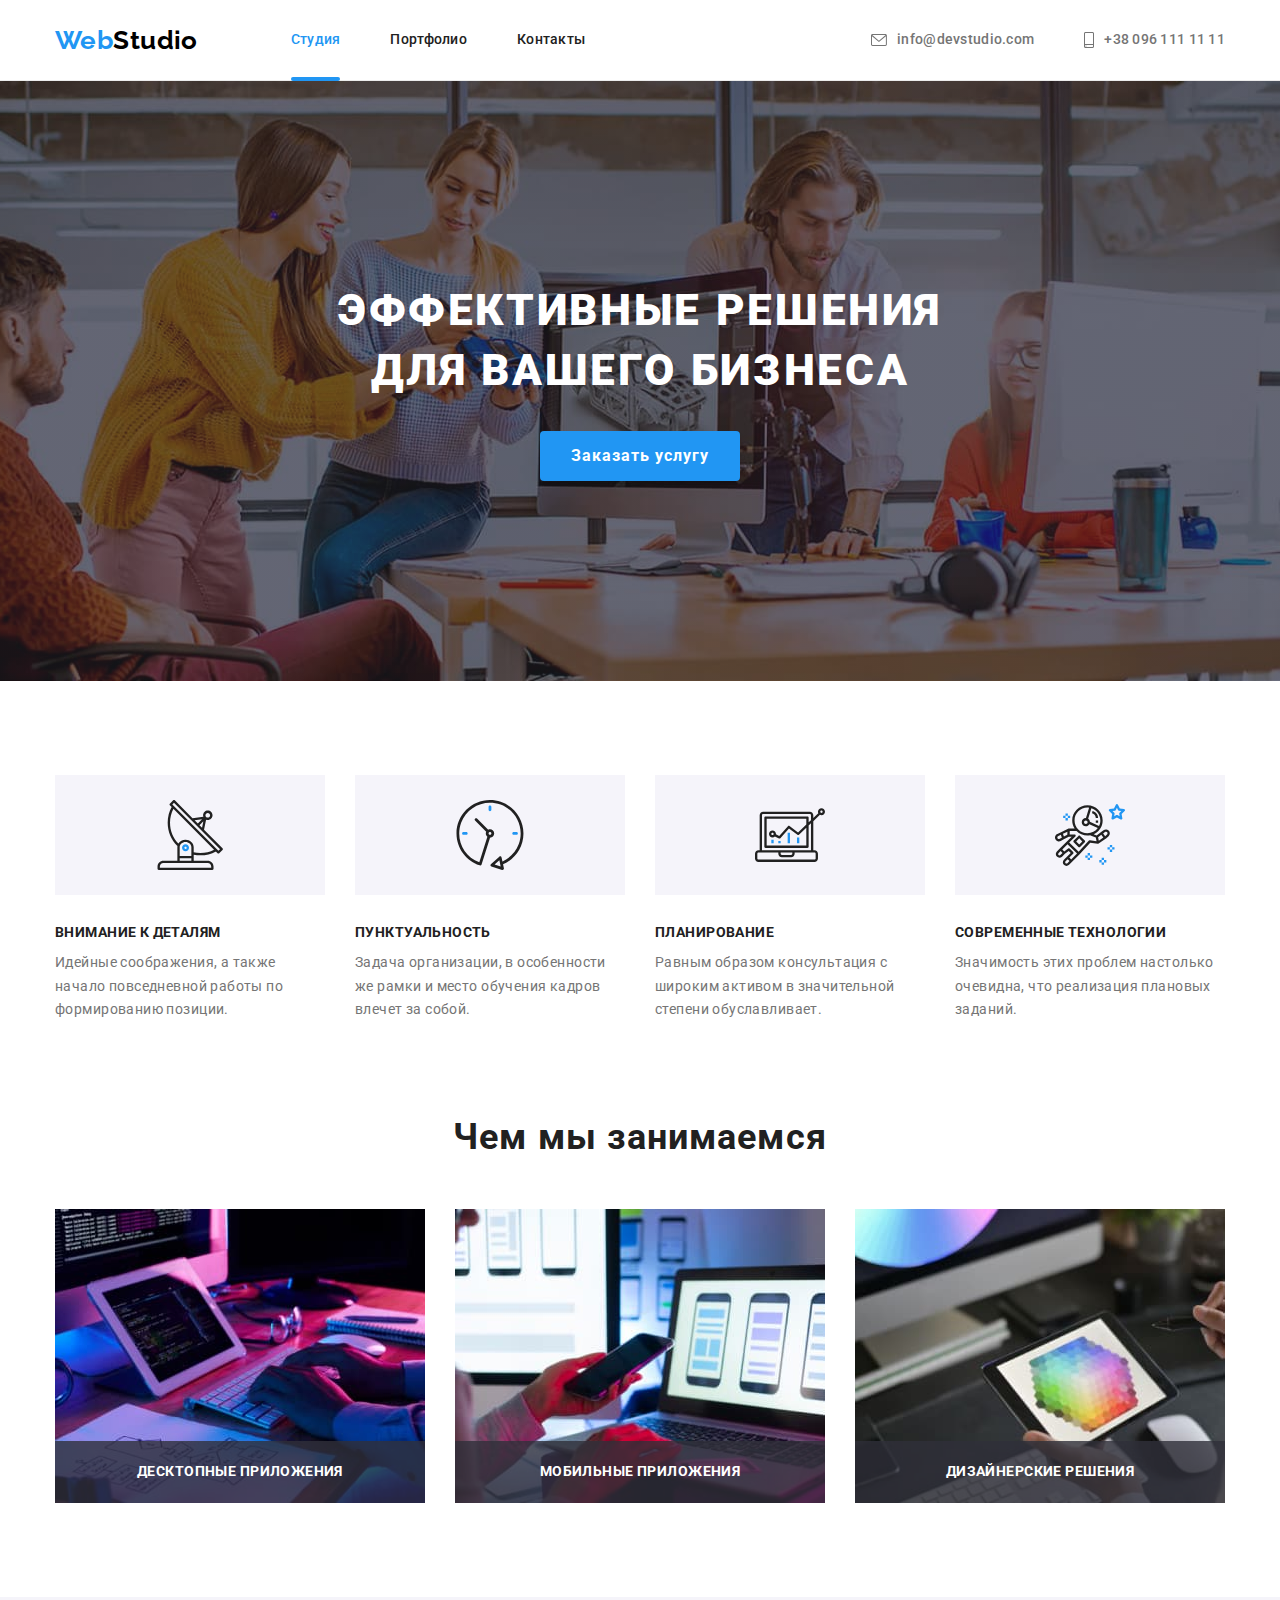
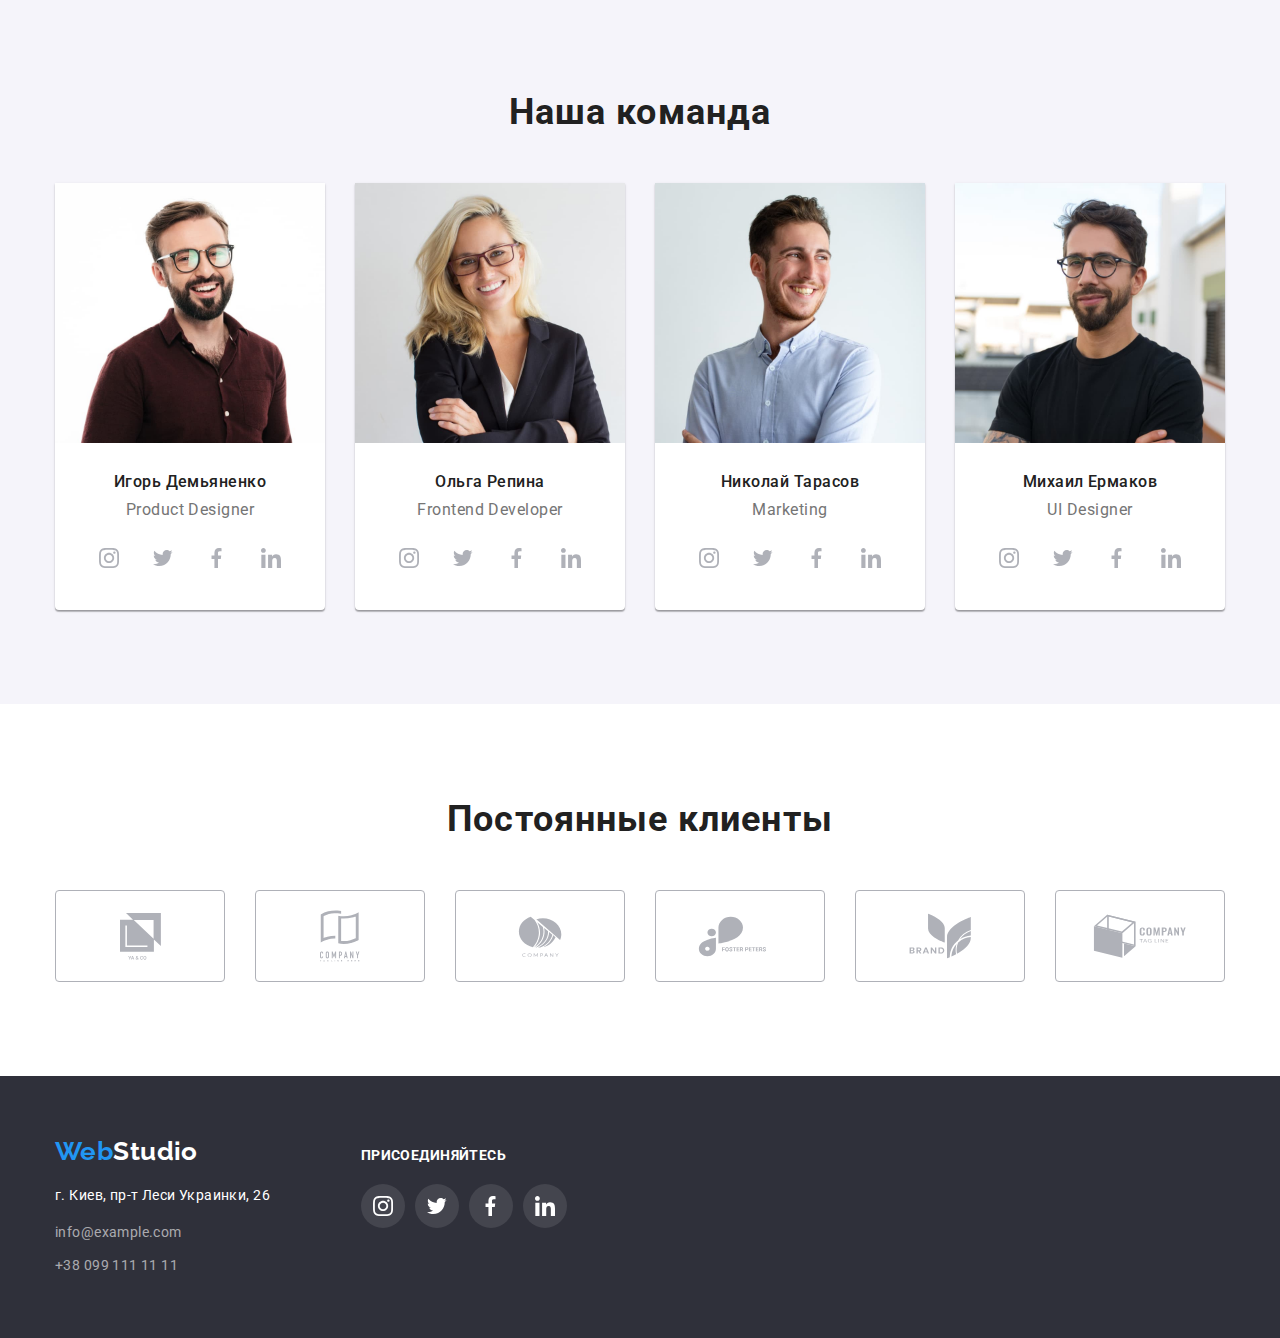
<file: index.html>
<!DOCTYPE html>
<html lang="ru">
  <head>
    <meta charset="UTF-8" />
    <meta http-equiv="X-UA-Compatible" content="IE=edge" />
    <meta name="viewport" content="width=device-width, initial-scale=1.0" />
    <title>Главная</title>
    <link
      rel="stylesheet"
      href="https://cdnjs.cloudflare.com/ajax/libs/modern-normalize/1.0.0/modern-normalize.min.css"
    />

    <link rel="preconnect" href="https://fonts.googleapis.com" />
    <link rel="preconnect" href="https://fonts.gstatic.com" crossorigin />
    <link
      href="https://fonts.googleapis.com/css2?family=Raleway:wght@700&family=Roboto:wght@400;500;700;900&display=swap"
      rel="stylesheet"
    />

    <link rel="stylesheet" href="./css/styles.css" />
  </head>
  <body>
    <!-- Top-Line -->

    <header class="header">
      <div class="container">
        <nav class="header-nav">
          <a class="logo" href="./index.html"><span class="accent">Web</span>Studio</a>

          <ul class="header-nav-list">
            <li class="header-nav-item">
              <a class="header-nav-link current" href="./index.html">Студия</a>
            </li>
            <li class="header-nav-item">
              <a class="header-nav-link" href="./portfolio.html">Портфолио</a>
            </li>
            <li class="header-nav-item">
              <a class="header-nav-link" href="#">Контакты</a>
            </li>
          </ul>
        </nav>

        <ul class="contacts-list">
          <li class="contacts-item">
            <a class="contacts-link" href="mailto:info@devstudio.com">
              <svg class="contacts-icon" width="16" height="12">
                <use href="./images/symbol-defs.svg#icon-mail"></use>
              </svg>

              info@devstudio.com</a
            >
          </li>

          <li class="contacts-item">
            <a class="contacts-link" href="tel:+380961111111">
              <svg class="contacts-icon" width="10" height="16">
                <use href="./images/symbol-defs.svg#icon-smartphone"></use>
              </svg>

              +38 096 111 11 11</a
            >
          </li>
        </ul>
      </div>
    </header>

    <main>
      <!-- Hero-Blok -->
      <section class="section hero">
        <div class="container">
          <h1 class="hero-title">Эффективные решения для вашего бизнеса</h1>
          <button class="hero-button" data-modal-open>Заказать услугу</button>
        </div>
      </section>

      <!-- Benefits-Blok -->
      <section class="section benefits">
        <div class="container">
          <h2 class="visually-hidden">Наши преимущества</h2>
          <ul class="benefits-list">
            <li class="benefits-block">
              <div class="benefits-icon-background">
                <svg class="benefits-icon-group" width="70" height="70">
                  <use href="./images/symbol-defs.svg#icon-group"></use>
                </svg>
              </div>
              <h3 class="benefits-subtitle">Внимание к деталям</h3>
              <p class="benefits-paragraph">
                Идейные соображения, а также начало повседневной работы по формированию позиции.
              </p>
            </li>
            <li class="benefits-block">
              <div class="benefits-icon-background">
                <svg class="benefits-icon-clock" width="70" height="70">
                  <use href="./images/symbol-defs.svg#icon-clock"></use>
                </svg>
              </div>
              <h3 class="benefits-subtitle">Пунктуальность</h3>
              <p class="benefits-paragraph">
                Задача организации, в особенности же рамки и место обучения кадров влечет за собой.
              </p>
            </li>
            <li class="benefits-block">
              <div class="benefits-icon-background">
                <svg class="benefits-icon-computer" width="70" height="70">
                  <use href="./images/symbol-defs.svg#icon-diagram"></use>
                </svg>
              </div>
              <h3 class="benefits-subtitle">Планирование</h3>
              <p class="benefits-paragraph">
                Равным образом консультация с широким активом в значительной степени обуславливает.
              </p>
            </li>
            <li class="benefits-block">
              <div class="benefits-icon-background">
                <svg class="benefits-icon-astronaut" width="70" height="70">
                  <use href="./images/symbol-defs.svg#icon-astronaut"></use>
                </svg>
              </div>
              <h3 class="benefits-subtitle">Современные технологии</h3>
              <p class="benefits-paragraph">
                Значимость этих проблем настолько очевидна, что реализация плановых заданий.
              </p>
            </li>
          </ul>
        </div>
      </section>

      <!-- Work-Blok -->
      <section class="section work">
        <div class="container">
          <h2 class="work-title">Чем мы занимаемся</h2>
          <ul class="work-list">
            <li class="work-img">
              <img
                src="./images/index-photo/img.jpg"
                alt="мы делаем сайты"
                width="370"
                height="294"
              />
              <div class="work-description">
                <h3 class="work-description-title">Десктопные приложения</h3>
              </div>
            </li>
            <li class="work-img">
              <img
                src="./images/index-photo/box_2.jpg"
                alt="мы разрабатываем приложения"
                width="370"
                height="294"
              />
              <div class="work-description">
                <h3 class="work-description-title">Мобильные приложения</h3>
              </div>
            </li>
            <li class="work-img">
              <img
                src="./images/index-photo/box_3.jpg"
                alt="мы создаем дизайн"
                width="370"
                height="294"
              />
              <div class="work-description">
                <h3 class="work-description-title">Дизайнерские решения</h3>
              </div>
            </li>
          </ul>
        </div>
      </section>

      <!-- Team-Blok -->
      <section class="section team">
        <div class="container">
          <h2 class="team-title">Наша команда</h2>
          <ul class="team-item">
            <li class="team-list">
              <img
                src="./images/index-photo/img_01.jpg"
                alt="Игорь Демьяненко"
                width="270"
                height="260"
              />
              <div class="team-wrapper">
                <h3 class="team-name">Игорь Демьяненко</h3>
                <p class="team-job">Product Designer</p>

                <ul class="team-social-list">
                  <li class="team-social-item">
                    <a class="team-social-link" href="#">
                      <svg class="team-social-icon" width="20" height="20">
                        <use href="./images/symbol-defs.svg#icon-sn-instagram"></use>
                      </svg>
                    </a>
                  </li>

                  <li class="team-social-item">
                    <a class="team-social-link" href="#">
                      <svg class="team-social-icon" width="20" height="20">
                        <use href="./images/symbol-defs.svg#icon-sn-twitter"></use>
                      </svg>
                    </a>
                  </li>

                  <li class="team-social-item">
                    <a class="team-social-link" href="#">
                      <svg class="team-social-icon" width="20" height="20">
                        <use href="./images/symbol-defs.svg#icon-sn-facebook"></use>
                      </svg>
                    </a>
                  </li>

                  <li class="team-social-item">
                    <a class="team-social-link" href="#">
                      <svg class="team-social-icon" width="20" height="20">
                        <use href="./images/symbol-defs.svg#icon-sn-linkedin"></use>
                      </svg>
                    </a>
                  </li>
                </ul>
              </div>
            </li>
            <li class="team-list">
              <img
                src="./images/index-photo/img_02.jpg"
                alt="Ольга Репина"
                width="270"
                height="260"
              />
              <div class="team-wrapper">
                <h3 class="team-name">Ольга Репина</h3>
                <p class="team-job">Frontend Developer</p>

                <ul class="team-social-list">
                  <li class="team-social-item">
                    <a class="team-social-link" href="#">
                      <svg class="team-social-icon" width="20" height="20">
                        <use href="./images/symbol-defs.svg#icon-sn-instagram"></use>
                      </svg>
                    </a>
                  </li>

                  <li class="team-social-item">
                    <a class="team-social-link" href="#">
                      <svg class="team-social-icon" width="20" height="20">
                        <use href="./images/symbol-defs.svg#icon-sn-twitter"></use>
                      </svg>
                    </a>
                  </li>

                  <li class="team-social-item">
                    <a class="team-social-link" href="#">
                      <svg class="team-social-icon" width="20" height="20">
                        <use href="./images/symbol-defs.svg#icon-sn-facebook"></use>
                      </svg>
                    </a>
                  </li>

                  <li class="team-social-item">
                    <a class="team-social-link" href="#">
                      <svg class="team-social-icon" width="20" height="20">
                        <use href="./images/symbol-defs.svg#icon-sn-linkedin"></use>
                      </svg>
                    </a>
                  </li>
                </ul>
              </div>
            </li>
            <li class="team-list">
              <img
                src="./images/index-photo/img_03.jpg"
                alt="Николай Тарасов"
                width="270"
                height="260"
              />
              <div class="team-wrapper">
                <h3 class="team-name">Николай Тарасов</h3>
                <p class="team-job">Marketing</p>
                <ul class="team-social-list">
                  <li class="team-social-item">
                    <a class="team-social-link" href="#">
                      <svg class="team-social-icon" width="20" height="20">
                        <use href="./images/symbol-defs.svg#icon-sn-instagram"></use>
                      </svg>
                    </a>
                  </li>

                  <li class="team-social-item">
                    <a class="team-social-link" href="#">
                      <svg class="team-social-icon" width="20" height="20">
                        <use href="./images/symbol-defs.svg#icon-sn-twitter"></use>
                      </svg>
                    </a>
                  </li>

                  <li class="team-social-item">
                    <a class="team-social-link" href="#">
                      <svg class="team-social-icon" width="20" height="20">
                        <use href="./images/symbol-defs.svg#icon-sn-facebook"></use>
                      </svg>
                    </a>
                  </li>

                  <li class="team-social-item">
                    <a class="team-social-link" href="#">
                      <svg class="team-social-icon" width="20" height="20">
                        <use href="./images/symbol-defs.svg#icon-sn-linkedin"></use>
                      </svg>
                    </a>
                  </li>
                </ul>
              </div>
            </li>
            <li class="team-list">
              <img
                src="./images/index-photo/img_04.jpg"
                alt="Михаил Ермаков"
                width="270"
                height="260"
              />
              <div class="team-wrapper">
                <h3 class="team-name">Михаил Ермаков</h3>
                <p class="team-job">UI Designer</p>
                <ul class="team-social-list">
                  <li class="team-social-item">
                    <a class="team-social-link" href="#">
                      <svg class="team-social-icon" width="20" height="20">
                        <use href="./images/symbol-defs.svg#icon-sn-instagram"></use>
                      </svg>
                    </a>
                  </li>

                  <li class="team-social-item">
                    <a class="team-social-link" href="#">
                      <svg class="team-social-icon" width="20" height="20">
                        <use href="./images/symbol-defs.svg#icon-sn-twitter"></use>
                      </svg>
                    </a>
                  </li>

                  <li class="team-social-item">
                    <a class="team-social-link" href="#">
                      <svg class="team-social-icon" width="20" height="20">
                        <use href="./images/symbol-defs.svg#icon-sn-facebook"></use>
                      </svg>
                    </a>
                  </li>

                  <li class="team-social-item">
                    <a class="team-social-link" href="#">
                      <svg class="team-social-icon" width="20" height="20">
                        <use href="./images/symbol-defs.svg#icon-sn-linkedin"></use>
                      </svg>
                    </a>
                  </li>
                </ul>
              </div>
            </li>
          </ul>
        </div>
      </section>

      <section class="section">
        <div class="container">
          <h2 class="clients-title">Постоянные клиенты</h2>

          <ul class="clients-list">
            <li class="clients-item">
              <a class="clients-item-link" href="#"
                ><svg class="clients-item-logo" width="41" height="47">
                  <use href="./images/symbol-defs.svg#icon-logo-01"></use></svg
              ></a>
            </li>
            <li class="clients-item">
              <a class="clients-item-link" href="#"
                ><svg class="clients-item-logo" width="40" height="52">
                  <use href="./images/symbol-defs.svg#icon-logo-02"></use></svg
              ></a>
            </li>
            <li class="clients-item">
              <a class="clients-item-link" href="#"
                ><svg class="clients-item-logo" width="44" height="41">
                  <use href="./images/symbol-defs.svg#icon-logo-03"></use></svg
              ></a>
            </li>
            <li class="clients-item">
              <a class="clients-item-link" href="#"
                ><svg class="clients-item-logo" width="85" height="41">
                  <use href="./images/symbol-defs.svg#icon-logo-04"></use></svg
              ></a>
            </li>
            <li class="clients-item">
              <a class="clients-item-link" href="#"
                ><svg class="clients-item-logo" width="63" height="46">
                  <use href="./images/symbol-defs.svg#icon-logo-05"></use></svg
              ></a>
            </li>
            <li class="clients-item">
              <a class="clients-item-link" href="#"
                ><svg class="clients-item-logo" width="94" height="44">
                  <use href="./images/symbol-defs.svg#icon-logo-06"></use></svg
              ></a>
            </li>
          </ul>
        </div>
      </section>
    </main>

    <!-- Footer-Blok -->
    <footer class="footer">
      <div class="container footer-container">
        <div class="footer-contacts-block">
          <a class="logo" href="./index.html"><span class="accent">Web</span>Studio</a>
          <address class="footer-address">г. Киев, пр-т Леси Украинки, 26</address>
          <ul class="footer-contacts-list">
            <li class="footer-contacts-item">
              <a class="footer-contacts-link" href="mailto:info@example.com">info@example.com</a>
            </li>
            <li class="footer-contacts-item">
              <a class="footer-contacts-link" href="tel:+380991111111">+38 099 111 11 11</a>
            </li>
          </ul>
        </div>

        <div>
          <h2 class="footer-social-action">присоединяйтесь</h2>
          <ul class="footer-social-list">
            <li class="footer-social-item">
              <a class="footer-social-link" href="#">
                <svg class="footer-social-icon" width="20" height="20">
                  <use href="./images/symbol-defs.svg#icon-sn-instagram"></use>
                </svg>
              </a>
            </li>

            <li class="footer-social-item">
              <a class="footer-social-link" href="#">
                <svg class="footer-social-icon" width="20" height="20">
                  <use href="./images/symbol-defs.svg#icon-sn-twitter"></use>
                </svg>
              </a>
            </li>

            <li class="footer-social-item">
              <a class="footer-social-link" href="#">
                <svg class="footer-social-icon" width="20" height="20">
                  <use href="./images/symbol-defs.svg#icon-sn-facebook"></use>
                </svg>
              </a>
            </li>

            <li class="footer-social-item">
              <a class="footer-social-link" href="#">
                <svg class="footer-social-icon" width="20" height="20">
                  <use href="./images/symbol-defs.svg#icon-sn-linkedin"></use>
                </svg>
              </a>
            </li>
          </ul>
        </div>
      </div>
    </footer>
    <div class="backdrop is-hidden" data-modal>
      <div class="modal modal-hidden">
        <button class="button-close-window" type="button" data-modal-close>
          <svg width="30" height="30">
            <use href="./images/modal-defs.svg#icon-close"></use>
          </svg>
        </button>
      </div>
    </div>

    <script src="./js/modal.js"></script>
  </body>
</html>
</file>
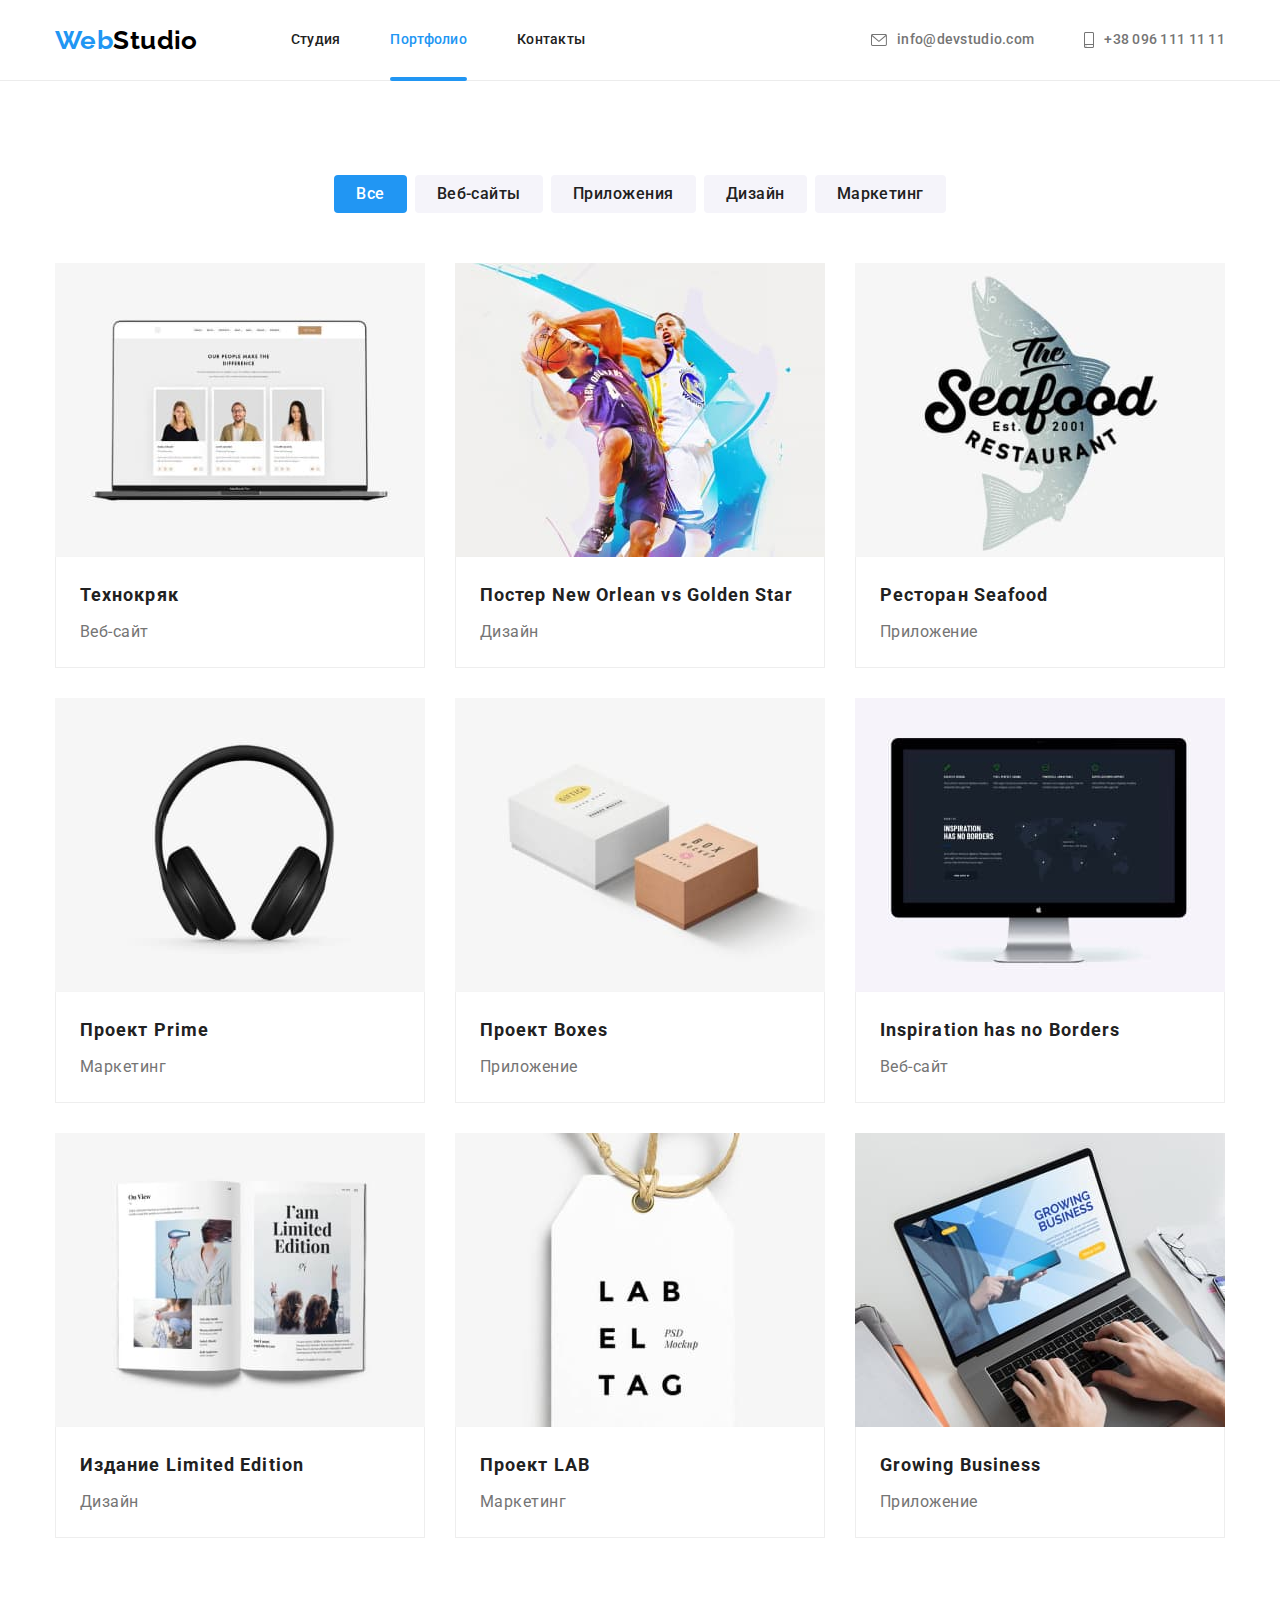
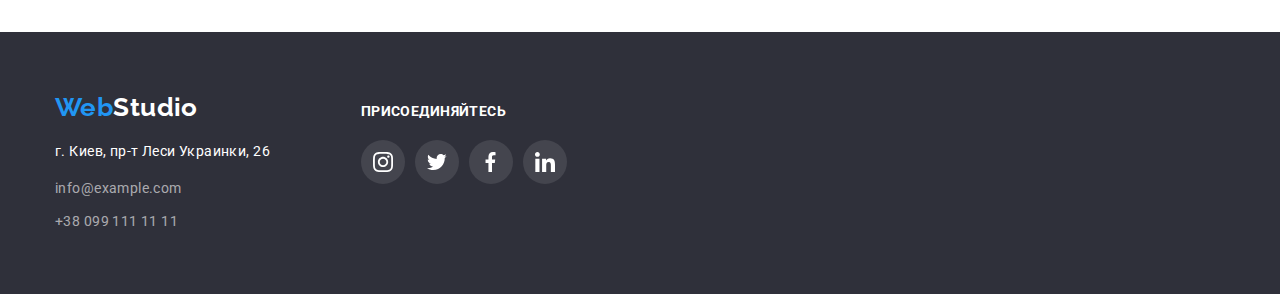
<file: portfolio.html>
<!DOCTYPE html>
<html lang="ru">
  <head>
    <meta charset="UTF-8" />
    <meta http-equiv="X-UA-Compatible" content="IE=edge" />
    <meta name="viewport" content="width=device-width, initial-scale=1.0" />
    <title>Портфолио</title>
    <link
      rel="stylesheet"
      href="https://cdnjs.cloudflare.com/ajax/libs/modern-normalize/1.0.0/modern-normalize.min.css"
    />
    <link rel="stylesheet" href="./css/styles.css" />
    <link rel="preconnect" href="https://fonts.googleapis.com" />
    <link rel="preconnect" href="https://fonts.gstatic.com" crossorigin />
    <link
      href="https://fonts.googleapis.com/css2?family=Raleway:wght@700&family=Roboto:wght@400;500;700;900&display=swap"
      rel="stylesheet"
    />
  </head>
  <body>
    <!-- Top-Line -->
    <header class="header">
      <div class="container">
        <nav class="header-nav">
          <a class="logo" href="./index.html"><span class="accent">Web</span>Studio</a>

          <ul class="header-nav-list">
            <li class="header-nav-item">
              <a class="header-nav-link" href="./index.html">Студия</a>
            </li>
            <li class="header-nav-item">
              <a class="header-nav-link current" href="./portfolio.html">Портфолио</a>
            </li>
            <li class="header-nav-item">
              <a class="header-nav-link" href="#">Контакты</a>
            </li>
          </ul>
        </nav>

        <ul class="contacts-list">
          <li class="contacts-item">
            <a class="contacts-link" href="mailto:info@devstudio.com">
              <svg class="contacts-icon" width="16" height="12">
                <use href="./images/symbol-defs.svg#icon-mail"></use>
              </svg>

              info@devstudio.com</a
            >
          </li>

          <li class="contacts-item">
            <a class="contacts-link" href="tel:+380961111111">
              <svg class="contacts-icon" width="10" height="16">
                <use href="./images/symbol-defs.svg#icon-smartphone"></use>
              </svg>

              +38 096 111 11 11</a
            >
          </li>
        </ul>
      </div>
    </header>

    <main>
      <section class="section portfolio">
        <div class="container">
          <h1 class="visually-hidden">Портфолио</h1>
          <ul class="button-box">
            <li class="button-list">
              <button class="button-item active" type="button">Все</button>
            </li>
            <li class="button-list">
              <button class="button-item" type="button">Веб-сайты</button>
            </li>
            <li class="button-list">
              <button class="button-item" type="button">Приложения</button>
            </li>
            <li class="button-list">
              <button class="button-item" type="button">Дизайн</button>
            </li>
            <li class="button-list">
              <button class="button-item" type="button">Маркетинг</button>
            </li>
          </ul>

          <ul class="portfolio-box">
            <li class="portfolio-block">
              <a class="portfolio-link" href="#">
                <div class="portfolio-img-wrapper">
                  <img
                    src="./images/portfolio-img/img-01.jpg"
                    alt="Веб-сайт"
                    width="370"
                    height="294"
                  />
                  <p class="portfolio-text-owerlay">
                    Ресурс предлагает комплексные предложения с разным уровнем функционала и
                    сервисов. Все это позволит посетителю получить исчерпывающие сведения о компании
                    или частном лице.
                  </p>
                </div>
                <div class="portfolio-frame">
                  <h3 class="portfolio-name">Технокряк</h3>
                  <p class="portfolio-subtitle">Веб-сайт</p>
                </div>
              </a>
            </li>

            <li class="portfolio-block">
              <a class="portfolio-link" href="#">
                <div class="portfolio-img-wrapper">
                  <img
                    src="./images/portfolio-img/img-02.jpg"
                    alt="Дизайн"
                    width="370"
                    height="294"
                  />
                  <p class="portfolio-text-owerlay">
                    Ресурс предлагает комплексные предложения с разным уровнем функционала и
                    сервисов. Все это позволит посетителю получить исчерпывающие сведения о компании
                    или частном лице.
                  </p>
                </div>
                <div class="portfolio-frame">
                  <h3 class="portfolio-name">Постер New Orlean vs Golden Star</h3>
                  <p class="portfolio-subtitle">Дизайн</p>
                </div>
              </a>
            </li>

            <li class="portfolio-block">
              <a class="portfolio-link" href="#">
                <div class="portfolio-img-wrapper">
                  <img
                    src="./images/portfolio-img/img-03.jpg"
                    alt="Приложение"
                    width="370"
                    height="294"
                  />
                  <p class="portfolio-text-owerlay">
                    Ресурс предлагает комплексные предложения с разным уровнем функционала и
                    сервисов. Все это позволит посетителю получить исчерпывающие сведения о компании
                    или частном лице.
                  </p>
                </div>
                <div class="portfolio-frame">
                  <h3 class="portfolio-name">Ресторан Seafood</h3>
                  <p class="portfolio-subtitle">Приложение</p>
                </div>
              </a>
            </li>
            <li class="portfolio-block">
              <a class="portfolio-link" href="#">
                <div class="portfolio-img-wrapper">
                  <img
                    src="./images/portfolio-img/img-04.jpg"
                    alt="Маркетинг"
                    width="370"
                    height="294"
                  />
                  <p class="portfolio-text-owerlay">
                    Ресурс предлагает комплексные предложения с разным уровнем функционала и
                    сервисов. Все это позволит посетителю получить исчерпывающие сведения о компании
                    или частном лице.
                  </p>
                </div>
                <div class="portfolio-frame">
                  <h3 class="portfolio-name">Проект Prime</h3>
                  <p class="portfolio-subtitle">Маркетинг</p>
                </div>
              </a>
            </li>
            <li class="portfolio-block">
              <a class="portfolio-link" href="#">
                <div class="portfolio-img-wrapper">
                  <img
                    src="./images/portfolio-img/img-05.jpg"
                    alt="Приложение"
                    width="370"
                    height="294"
                  />
                  <p class="portfolio-text-owerlay">
                    Ресурс предлагает комплексные предложения с разным уровнем функционала и
                    сервисов. Все это позволит посетителю получить исчерпывающие сведения о компании
                    или частном лице.
                  </p>
                </div>
                <div class="portfolio-frame">
                  <h3 class="portfolio-name">Проект Boxes</h3>
                  <p class="portfolio-subtitle">Приложение</p>
                </div>
              </a>
            </li>
            <li class="portfolio-block">
              <a class="portfolio-link" href="#">
                <div class="portfolio-img-wrapper">
                  <img
                    src="./images/portfolio-img/img-06.jpg"
                    alt="Веб-сайт"
                    width="370"
                    height="294"
                  />
                  <p class="portfolio-text-owerlay">
                    Ресурс предлагает комплексные предложения с разным уровнем функционала и
                    сервисов. Все это позволит посетителю получить исчерпывающие сведения о компании
                    или частном лице.
                  </p>
                </div>
                <div class="portfolio-frame">
                  <h3 class="portfolio-name">Inspiration has no Borders</h3>
                  <p class="portfolio-subtitle">Веб-сайт</p>
                </div>
              </a>
            </li>
            <li class="portfolio-block">
              <a class="portfolio-link" href="#">
                <div class="portfolio-img-wrapper">
                  <img
                    src="./images/portfolio-img/img-07.jpg"
                    alt="Дизайн"
                    width="370"
                    height="294"
                  />
                  <p class="portfolio-text-owerlay">
                    Ресурс предлагает комплексные предложения с разным уровнем функционала и
                    сервисов. Все это позволит посетителю получить исчерпывающие сведения о компании
                    или частном лице.
                  </p>
                </div>
                <div class="portfolio-frame">
                  <h3 class="portfolio-name">Издание Limited Edition</h3>
                  <p class="portfolio-subtitle">Дизайн</p>
                </div>
              </a>
            </li>
            <li class="portfolio-block">
              <a class="portfolio-link" href="#">
                <div class="portfolio-img-wrapper">
                  <img
                    src="./images/portfolio-img/img-08.jpg"
                    alt="Маркетинг"
                    width="370"
                    height="294"
                  />
                  <p class="portfolio-text-owerlay">
                    Ресурс предлагает комплексные предложения с разным уровнем функционала и
                    сервисов. Все это позволит посетителю получить исчерпывающие сведения о компании
                    или частном лице.
                  </p>
                </div>
                <div class="portfolio-frame">
                  <h3 class="portfolio-name">Проект LAB</h3>
                  <p class="portfolio-subtitle">Маркетинг</p>
                </div>
              </a>
            </li>
            <li class="portfolio-block">
              <a class="portfolio-link" href="#">
                <div class="portfolio-img-wrapper">
                  <img
                    src="./images/portfolio-img/img-09.jpg"
                    alt="Приложение"
                    width="370"
                    height="294"
                  />
                  <p class="portfolio-text-owerlay">
                    Ресурс предлагает комплексные предложения с разным уровнем функционала и
                    сервисов. Все это позволит посетителю получить исчерпывающие сведения о компании
                    или частном лице.
                  </p>
                </div>
                <div class="portfolio-frame">
                  <h3 class="portfolio-name">Growing Business</h3>
                  <p class="portfolio-subtitle">Приложение</p>
                </div>
              </a>
            </li>
          </ul>
        </div>
      </section>

      <!-- Section List Item  -->
    </main>

    <!-- Footer-Blok -->
    <footer class="footer">
      <div class="container footer-container">
        <div class="footer-contacts-block">
          <a class="logo" href="./index.html"><span class="accent">Web</span>Studio</a>
          <address class="footer-address">г. Киев, пр-т Леси Украинки, 26</address>
          <ul class="footer-contacts-list">
            <li class="footer-contacts-item">
              <a class="footer-contacts-link" href="mailto:info@example.com">info@example.com</a>
            </li>
            <li class="footer-contacts-item">
              <a class="footer-contacts-link" href="tel:+380991111111">+38 099 111 11 11</a>
            </li>
          </ul>
        </div>

        <div>
          <h2 class="footer-social-action">присоединяйтесь</h2>
          <ul class="footer-social-list">
            <li class="footer-social-item">
              <a class="footer-social-link" href="#">
                <svg class="footer-social-icon" width="20" height="20">
                  <use href="./images/symbol-defs.svg#icon-sn-instagram"></use>
                </svg>
              </a>
            </li>

            <li class="footer-social-item">
              <a class="footer-social-link" href="#">
                <svg class="footer-social-icon" width="20" height="20">
                  <use href="./images/symbol-defs.svg#icon-sn-twitter"></use>
                </svg>
              </a>
            </li>

            <li class="footer-social-item">
              <a class="footer-social-link" href="#">
                <svg class="footer-social-icon" width="20" height="20">
                  <use href="./images/symbol-defs.svg#icon-sn-facebook"></use>
                </svg>
              </a>
            </li>

            <li class="footer-social-item">
              <a class="footer-social-link" href="#">
                <svg class="footer-social-icon" width="20" height="20">
                  <use href="./images/symbol-defs.svg#icon-sn-linkedin"></use>
                </svg>
              </a>
            </li>
          </ul>
        </div>
      </div>
    </footer>
  </body>
</html>
</file>
<file: css/styles.css>
:root {
  --main-header-text-color: #212121;
  --main-p-text-color: #757575;
  --main-box-background-color: #2f303a;
  --aceent-color: #2196f3;
  --primary-white-color: #ffffff;
}

body {
  font-size: 14px;
  font-family: 'Roboto', sans-serif;
  color: var(--main-p-text-color);
  background-color: var(--primary-white-color);
  letter-spacing: 0.03em;
}

/* reset */

html {
  box-sizing: border-box;
}

*,
*::after,
*::before {
  box-sizing: inherit;
}

/* Стили для обнуления верхних отступов у элементов */
h1,
h2,
h3,
h4,
h5,
h6,
p {
  margin: 0;
}

/* Класс для обнуления базовых свойств у списков (ul) */
ul {
  list-style: none;
  padding-left: 0;
  margin: 0;
}

/* Класс для обнуления базовых свойств у ссылок */
a {
  text-decoration: none;
  color: inherit;
}

/* Свойства для корректного отображения картинок */
img {
  display: block;
  max-width: 100%;
  height: auto;
}

/* Свойства для обнуления курсива у address */

address {
  font-style: normal;
}

.visually-hidden {
  position: absolute;
  width: 1px;
  height: 1px;
  margin: -1px;
  border: 0;
  padding: 0;

  white-space: nowrap;
  clip-path: inset(100%);
  clip: rect(0 0 0 0);
  overflow: hidden;
}


/* utils */

.container {
  width: 1200px;
  padding-left: 15px;
  padding-right: 15px;
  margin: 0 auto;
  /* border: red 1px solid; */
}

.section {
  padding-top: 94px;
  padding-bottom: 94px;
}


/* header */
.header {
  border-bottom: 1px solid #ececec;
}

.logo {
  font-family: 'Raleway';
  font-weight: 700;
  font-size: 26px;
  line-height: 1.19;
  color: #000000;
  margin-right: 93px;
}

.header-nav-link,
.contacts-link {
  position: relative;
  display: inline-block;
  padding: 32px 0;
  font-weight: 500;
  line-height: 1.14;
  letter-spacing: 0.02em;
  color: var(--main-header-text-color);
  transition: color 250ms;
  transition-timing-function: cubic-bezier(0.4, 0, 0.2, 1);
}

.contacts-link {
  color: var(--main-p-text-color);
  display: flex;
  align-items: center;
}

.header-nav-link:hover,
.header-nav-link:focus,
.contacts-link:hover,
.contacts-link:focus,
.accent,
.current {
  color: var(--aceent-color);
}

.header .container {
  display: flex;
  align-items: center;
}

.header-nav {
  display: flex;
  align-items: center;
}

.header-nav-list {
  display: flex;
  align-items: center;
}

.contacts-list {
  display: flex;
  align-items: center;
}

.header-nav-item:not(:last-child) {
  margin-right: 50px;
}

.header-nav {
  margin-right: auto;
}

.contacts-item:not(:last-child) {
  margin-right: 50px;
}

.contacts-icon {
  margin-right: 10px;
  fill: currentColor;
}

.current:after {
  display: block;
  content: "";
  width: 100%;
  height: 4px;
  border-radius: 2px;
  background-color: var(--aceent-color);
  position: absolute;
  bottom: -1px;
}

/* INDEX PAGE */
.hero {
  padding-top: 200px;
  padding-bottom: 200px;
  max-width: 1600px;
  margin: 0 auto;
  background-image: linear-gradient(to right, rgba(47, 48, 58, 0.4), rgba(47, 48, 58, 0.4)),
    url(../images/index-photo/Img-hero.jpg);
  background-size: cover;
  background-repeat: no-repeat;
  background-position: center;
}

.hero-title {
  width: 696px;
  font-size: 44px;
  font-weight: 900;
  line-height: 1.36;
  letter-spacing: 0.06em;
  text-align: center;
  text-transform: uppercase;
  color: #fff;
  margin: 0 auto;
  margin-bottom: 30px;
}

.hero-button {
  display: block;
  margin: 0 auto;
  font-family: inherit;
  font-size: 16px;
  font-weight: 700;
  line-height: 1.88;
  letter-spacing: 0.06em;
  color: #fff;
  width: 200px;
  height: 50px;
  border-radius: 4px;
  border: 0px;
  background-color: #2196f3;
  box-shadow: 0px 4px 4px rgba(0, 0, 0, 0.15);
  cursor: pointer;
}

.benefits-icon-background {
  height: 120px;
  background-color: #f5f4fa;
  background-size: cover;
  margin-bottom: 30px;
  background-position: center;
  display: flex;
  justify-content: center;
  align-items: center;
}

.benefits-title {
  display: none;
}

.benefits-subtitle {
  font-size: 14px;
  font-weight: 700;
  line-height: 1.14;
  letter-spacing: 0.03em;
  text-transform: uppercase;
  color: var(--main-header-text-color);
  margin-top: 0px;
  margin-bottom: 0px;
}

.benefits-paragraph {
  line-height: 1.71;
  letter-spacing: 0.03em;
  color: #757575;
  margin-top: 10px;
  margin-bottom: 0px;
}

.benefits-list {
  display: flex;
}

.benefits-block {
  margin-right: 30px;
  width: 270px;
}

.benefits-block:last-child {
  margin-right: 0px;
}


/* work */

.work {
  padding-top: 0;
}

.work-title {
  font-size: 36px;
  font-weight: 700;
  line-height: 1.17;
  letter-spacing: 0.03em;
  text-align: center;
  margin-top: 0px;
  margin-bottom: 50px;
  color: var(--main-header-text-color);
}

.work-list {
  list-style: none;
  display: flex;
  justify-content: space-between;

}

.work-img {
  position: relative;
}

.work-img img {
  display: block;
}

.work-description {
  position: absolute;
  bottom: 0px;
  width: 100%;
  background: rgba(47, 48, 58, 0.8);
}

.work-description-title {
  font-weight: 700;
  font-size: 14px;
  line-height: 1.14;
  text-align: center;
  letter-spacing: 0.03em;
  text-transform: uppercase;
  color: var(--primary-white-color);
  margin-top: 0px;
  margin-bottom: 0px;
  padding: 23px 0px;
}


/* team */

.team-social-list {
  display: flex;
  align-items: center;
  justify-content: center;
}

.team-social-item:not(:last-child) {
  margin-right: 10px;
}

.team-social-link {
  display: flex;
  align-items: center;
  justify-content: center;
  width: 44px;
  height: 44px;
  border-radius: 50%;
  color: #afb1b8;
  transition: color 250ms cubic-bezier(0.4, 0, 0.2, 1), background-color 250ms cubic-bezier(0.4, 0, 0.2, 1);
}

.team-social-icon {
  fill: currentColor;
}

.team-social-link:hover,
.team-social-link:focus {
  background-color: var(--aceent-color);
  color: var(--primary-white-color);
}

.team-list {
  width: 270px;
  background-color: #fff;
  box-shadow: 0px 1px 3px rgba(0, 0, 0, 0.12), 0px 1px 1px rgba(0, 0, 0, 0.14),
    0px 2px 1px rgba(0, 0, 0, 0.2);
  border-radius: 0px 0px 4px 4px;
}

.team {
  background-color: #f5f4fa;
}

.team-wrapper {
  padding-bottom: 30px;
  padding-top: 30px;
}

.team-item {
  display: flex;
  justify-content: space-between;
}

.team-title {
  font-size: 36px;
  font-weight: 700;
  line-height: 1.17;
  letter-spacing: 0.03em;
  text-align: center;
  color: var(--main-header-text-color);
  margin-top: 0px;
  margin-bottom: 50px;
}

.team-name {
  text-decoration: none;
  color: #212121;
  font-size: 16px;
  font-weight: 500;
  line-height: 1.17;
  letter-spacing: 0.03em;
  text-align: center;
  margin-bottom: 10px;
  margin-top: 0;
}

.team-job {
  font-size: 16px;
  line-height: 1.17;
  letter-spacing: 0.03em;
  text-align: center;
  color: var(--main-p-text-color);
  margin-top: 0px;
  margin-bottom: 0px;

  margin-bottom: 16px;
}


/* clients */
.clients-title {
  font-size: 36px;
  font-weight: 700;
  line-height: 1.17;
  letter-spacing: 0.03em;
  text-align: center;
  color: var(--main-header-text-color);
  margin-top: 0px;
  margin-bottom: 50px;
}

.clients-item {
  display: flex;
  align-items: center;
  justify-content: center;
}

.clients-item:not(:last-child) {
  margin-right: 30px;
}

.clients-list {
  display: flex;
}

.clients-item-logo {
  fill: currentColor;
}

.clients-item-link {
  display: flex;
  align-items: center;
  justify-content: center;
  width: 170px;
  height: 92px;
  border: 1px #afb1b8 solid;
  border-radius: 4px;
  color: #afb1b8;
  transition: color 250ms;
  transition-timing-function: cubic-bezier(0.4, 0, 0.2, 1);
}

.clients-item-link:hover,
.clients-item-link:focus {
  fill: #afb1b8;
  color: var(--aceent-color);
  border: 1px var(--aceent-color) solid;
}


/* PORTFOLIO PAGE */
/* Buttom  */
.button-box {
  display: flex;
  justify-content: center;
  margin-bottom: 50px;
}

.button-list:not(:last-child) {
  display: flex;
  justify-content: center;
  margin-right: 8px;
}

.button-item {
  font: inherit;
  font-size: 16px;
  font-weight: 500;
  line-height: 1.62;
  letter-spacing: 0.03em;
  color: #212121;
  background-color: #f5f4fa;
  border-radius: 4px;
  border: none;
  padding: 6px 22px 6px 22px;
  cursor: pointer;
  transition: color 250ms cubic-bezier(0.4, 0, 0.2, 1), background-color 250ms cubic-bezier(0.4, 0, 0.2, 1);
}

.button-item:hover,
.button-item:focus {
  background: #2196f3;
  box-shadow: 0px 3px 1px rgba(0, 0, 0, 0.1), 0px 1px 2px rgba(0, 0, 0, 0.08),
    0px 2px 2px rgba(0, 0, 0, 0.12);
  border-radius: 4px;
  color: #fff;
}

.button-item.active {
  background-color: var(--aceent-color);
  color: var(--primary-white-color);
}

/* Portfolio main content  */
.portfolio-box {
  display: flex;
  flex-wrap: wrap;
  justify-content: space-between;
}

.portfolio-block {
  margin-bottom: 30px;
}

.portfolio-block:nth-child(7) {
  margin-bottom: 0px;
}

.portfolio-block:nth-child(8) {
  margin-bottom: 0px;
}

.portfolio-block:nth-child(9) {
  margin-bottom: 0px;
}

.portfolio-link {
  transition: color 250ms;
  transition-timing-function: cubic-bezier(0.4, 0, 0.2, 1);
}

.portfolio-link:hover,
.portfolio-link:focus {
  display: block;
  box-shadow: 0px 1px 1px rgba(0, 0, 0, 0.12), 0px 4px 4px rgba(0, 0, 0, 0.06),
    1px 4px 6px rgba(0, 0, 0, 0.16);
}

.portfolio-box img {
  display: block;
}

.portfolio-img-wrapper {
  position: relative;
  overflow: hidden;
}

.portfolio-text-owerlay {
  position: absolute;
  font-size: 18px;
  line-height: 1.56;
  letter-spacing: 0.03em;
  color: #ffffff;
  background: rgba(33, 150, 243, 0.9);
  box-shadow: 0px 4px 4px rgba(0, 0, 0, 0.25);
  padding: 63px 24px;
  transition: 250ms;
}

.portfolio-link:hover .portfolio-text-owerlay {
  transform: translateY(-100%);
}

.portfolio-frame {
  padding: 20px 24px;
  border-left: 1px solid #eeeeee;
  border-right: 1px solid #eeeeee;
  border-bottom: 1px solid #eeeeee;
  border-top: none;
}

.portfolio-name {
  color: #212121;
  margin-bottom: 4px;
  font-weight: 700;
  font-size: 18px;
  line-height: 2;
  letter-spacing: 0.06em;
}

.portfolio-subtitle {
  font-size: 16px;
  line-height: 1.88;
  letter-spacing: 0.03em;
  margin-top: 0px;
  color: var(--main-p-text-color);
}


/* FOOTER SECTION  */
.footer {
  background-color: var(--main-box-background-color);
  padding-top: 60px;
  padding-bottom: 60px;
}

.footer .logo {
  color: var(--primary-white-color);
}

.footer-address {
  font-style: normal;
  letter-spacing: 0.03em;
  color: var(--primary-white-color);
  margin-top: 20px;
  margin-bottom: 9px;
}

.footer-contacts-item {
  display: block;
}

.footer-contacts-link {
  color: rgba(255, 255, 255, 0.6);
  font-size: 14px;
  line-height: 1.71;
  letter-spacing: 0.03em;
  transition: color 250ms;
  transition-timing-function: cubic-bezier(0.4, 0, 0.2, 1);
}

.footer-contacts-item:not(:last-child) {
  padding-top: 9px;
  padding-bottom: 9px;
}

.footer-container {
  display: flex;
  align-items: baseline;
}

.footer-container .footer-contacts-block {
  margin-right: 70px;
}

.footer-contacts-link:hover,
.footer-contacts-link:focus {
  color: var(--aceent-color);
}

.footer-social-action {
  color: #ffffff;
  text-transform: uppercase;
  font-size: 14px;
  font-weight: 700;
  line-height: 1.14;
  margin-bottom: 20px;
}

.footer-social-list {
  display: flex;
}

.footer-social-item:not(:last-child) {
  margin-right: 10px;
}

.footer-social-link {
  display: flex;
  align-items: center;
  justify-content: center;
  width: 44px;
  height: 44px;
  background: rgba(255, 255, 255, 0.1);
  border-radius: 50%;
  color: #AFB1B8;
  transition: color 250ms;
  transition-timing-function: cubic-bezier(0.4, 0, 0.2, 1);
}

.footer-social-link:hover,
.footer-social-link:focus {
  background-color: var(--aceent-color);
}

.footer-social-icon {
  fill: var(--primary-white-color);
}

/* modal  */
.backdrop {
  position: fixed;
  top: 0;
  left: 0;
  width: 100%;
  height: 100%;
  background: rgba(0, 0, 0, 0.2);
  box-shadow: 0px 4px 4px rgba(0, 0, 0, 0.25);
  transition: opacity 0.5s, visibility 0.5s;
}

.modal {
  position: absolute;
  left: 50%;
  top: 50%;
  transform: translate(-50%, -50%);
  position: absolute;
  width: 528px;
  min-height: 581px;
  background: #FFFFFF;
  box-shadow: 0px 1px 3px rgba(0, 0, 0, 0.12), 0px 1px 1px rgba(0, 0, 0, 0.14), 0px 2px 1px rgba(0, 0, 0, 0.2);
  border-radius: 4px;
}

.button-close-window {
  position: absolute;
  top: 8px;
  right: 8px;
  padding: 0px;
  background-color: #ffffff;
  border: none;
  cursor: pointer;
}

.is-hidden {
  opacity: 0;
  visibility: hidden;
  pointer-events: none;

}
</file>
